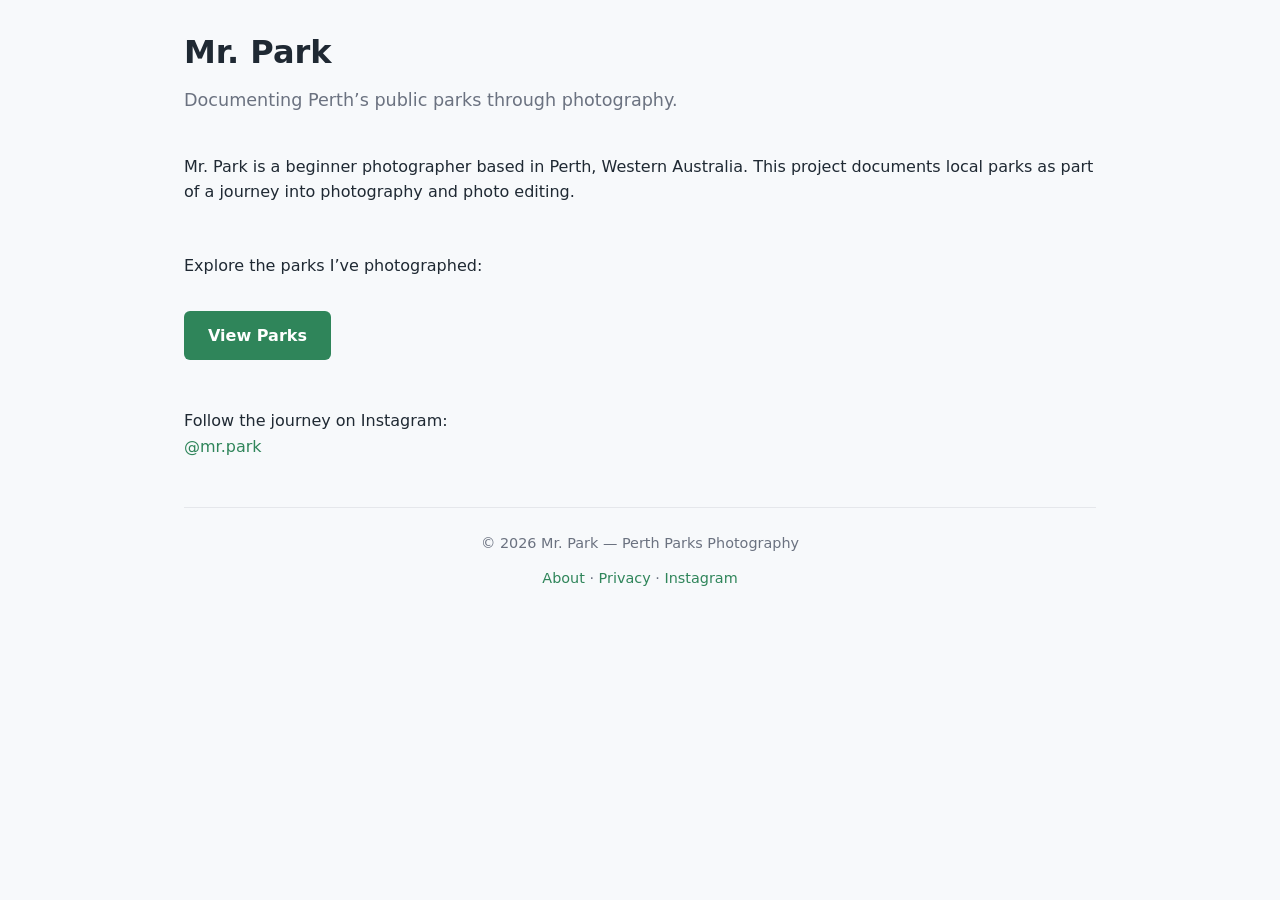
<file: index.html>
<!DOCTYPE html>
<html lang="en">
<head>
  <meta charset="UTF-8">
  <title>Mr. Park – Perth Parks Photography Project</title>
  <meta name="viewport" content="width=device-width, initial-scale=1">
  <link rel="stylesheet" href="assets/css/style.css">
</head>
<body>

<div class="container">

<header>
  <h1>Mr. Park</h1>
  <p class="tagline">
    Documenting Perth’s public parks through photography.
  </p>
</header>

<section>
  <p>
    Mr. Park is a beginner photographer based in Perth, Western Australia.
    This project documents local parks as part of a journey into photography
    and photo editing.
  </p>
</section>

<section class="cta">
  <p>Explore the parks I’ve photographed:</p>
  <a href="parks.html" class="btn-primary">View Parks</a>
</section>

<section>
  <p>
    Follow the journey on Instagram:
    <br>
    <a href="https://www.instagram.com/ivisit_park/" target="_blank">
      @mr.park
    </a>
  </p>
</section>

<footer>
  <p>© 2026 Mr. Park — Perth Parks Photography</p>
  <p>
    <a href="about.html">About</a> ·
    <a href="privacy.html">Privacy</a> ·
    <a href="https://www.instagram.com/ivisit_park/" target="_blank">Instagram</a>
  </p>
</footer>

</div>
</body>
</html>
</file>
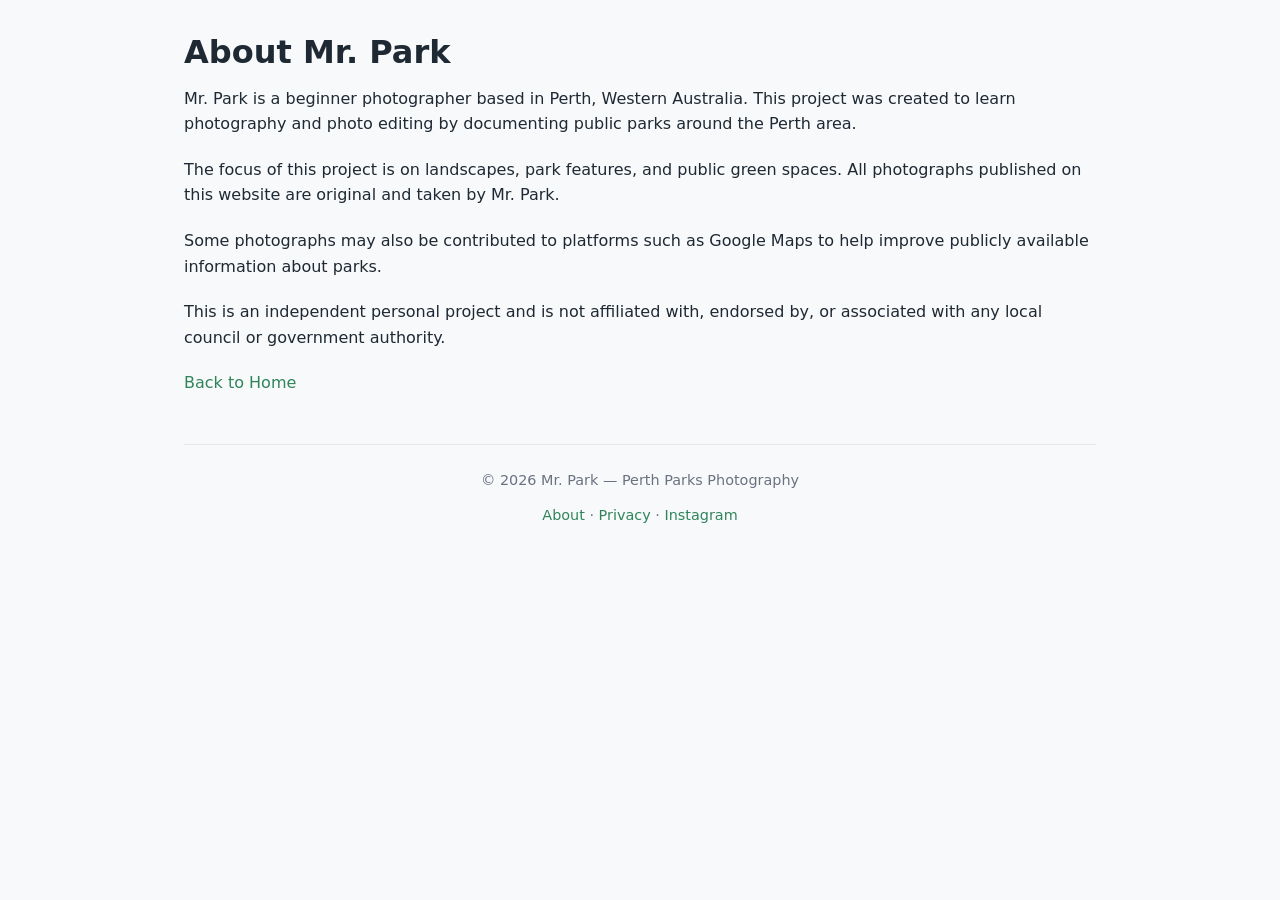
<file: about.html>
<!DOCTYPE html>
<html lang="en">
<head>
  <meta charset="UTF-8">
  <title>About – Mr. Park</title>
  <meta name="viewport" content="width=device-width, initial-scale=1">
  <link rel="stylesheet" href="assets/css/style.css">
</head>
<body>
<div class="container">
<h1>About Mr. Park</h1>

<p>
Mr. Park is a beginner photographer based in Perth, Western Australia.
This project was created to learn photography and photo editing by
documenting public parks around the Perth area.
</p>

<p>
The focus of this project is on landscapes, park features, and public
green spaces. All photographs published on this website are original
and taken by Mr. Park.
</p>

<p>
Some photographs may also be contributed to platforms such as Google Maps
to help improve publicly available information about parks.
</p>

<p>
This is an independent personal project and is not affiliated with,
endorsed by, or associated with any local council or government authority.
</p>

<a href="index.html">Back to Home</a>
  
<footer>
  <p>© 2026 Mr. Park — Perth Parks Photography</p>
  <p>
    <a href="about.html">About</a> ·
    <a href="privacy.html">Privacy</a> ·
    <a href="https://www.instagram.com/ivisit_park/" target="_blank">Instagram</a>
  </p>
</footer>
</div>
</body>
</html>
</file>
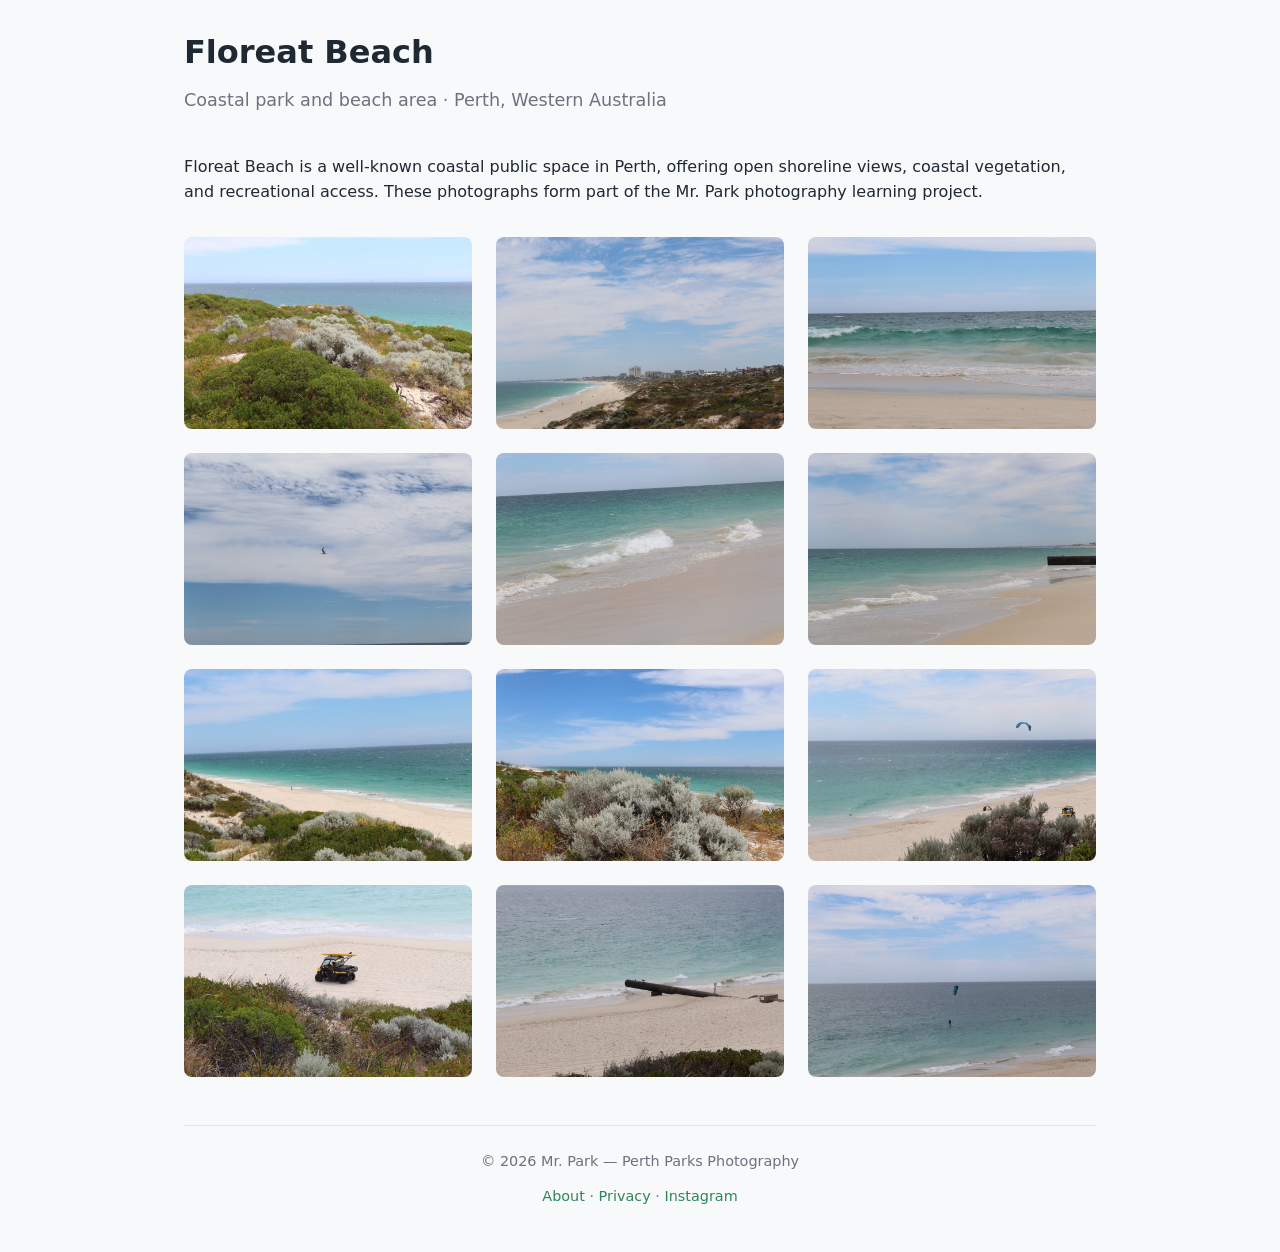
<file: floreat-beach.html>
<!DOCTYPE html>
<html lang="en">
<head>
  <meta charset="UTF-8">
  <title>Floreat Beach – Mr. Park</title>
  <meta name="viewport" content="width=device-width, initial-scale=1">
  <link rel="stylesheet" href="assets/css/style.css">
</head>

<body>
<div class="container">

<header>
  <h1>Floreat Beach</h1>
  <p class="tagline">Coastal park and beach area · Perth, Western Australia</p>
</header>

<p>
Floreat Beach is a well-known coastal public space in Perth, offering open
shoreline views, coastal vegetation, and recreational access. These photographs
form part of the Mr. Park photography learning project.
</p>

<section class="gallery">
  <img src="assets/images/floreat-beach/Floreat-01.JPG" alt="Wide coastal view of Floreat Beach" class="park-image">
  <img src="assets/images/floreat-beach/Floreat-02.JPG" alt="Floreat Beach shoreline and ocean" class="park-image">
  <img src="assets/images/floreat-beach/Floreat-03.JPG" alt="Sand and ocean at Floreat Beach" class="park-image">
  <img src="assets/images/floreat-beach/Floreat-04.JPG" alt="Ocean horizon at Floreat Beach" class="park-image">
  <img src="assets/images/floreat-beach/Floreat-05.JPG" alt="Coastal scenery at Floreat Beach" class="park-image">
  <img src="assets/images/floreat-beach/Floreat-06.JPG" alt="Natural coastal landscape at Floreat Beach" class="park-image">
  <img src="assets/images/floreat-beach/Floreat-07.JPG" alt="Beach horizon view at Floreat Beach" class="park-image">
  <img src="assets/images/floreat-beach/Floreat-08.JPG" alt="Public beach area at Floreat Beach" class="park-image">
  <img src="assets/images/floreat-beach/Floreat-09.JPG" alt="Coastal environment at Floreat Beach" class="park-image">
  <img src="assets/images/floreat-beach/Floreat-10.JPG" alt="Beachscape view of Floreat Beach" class="park-image">
  <img src="assets/images/floreat-beach/Floreat-11.JPG" alt="Shoreline detail at Floreat Beach" class="park-image">
  <img src="assets/images/floreat-beach/Floreat-12.JPG" alt="Coastal detail at Floreat Beach" class="park-image">
</section>

<footer>
  <p>© 2026 Mr. Park — Perth Parks Photography</p>
  <p>
    <a href="about.html">About</a> ·
    <a href="privacy.html">Privacy</a> ·
    <a href="https://www.instagram.com/ivisit_park/" target="_blank" rel="noopener">Instagram</a>
  </p>
</footer>

</div>
</body>
</html>
</file>
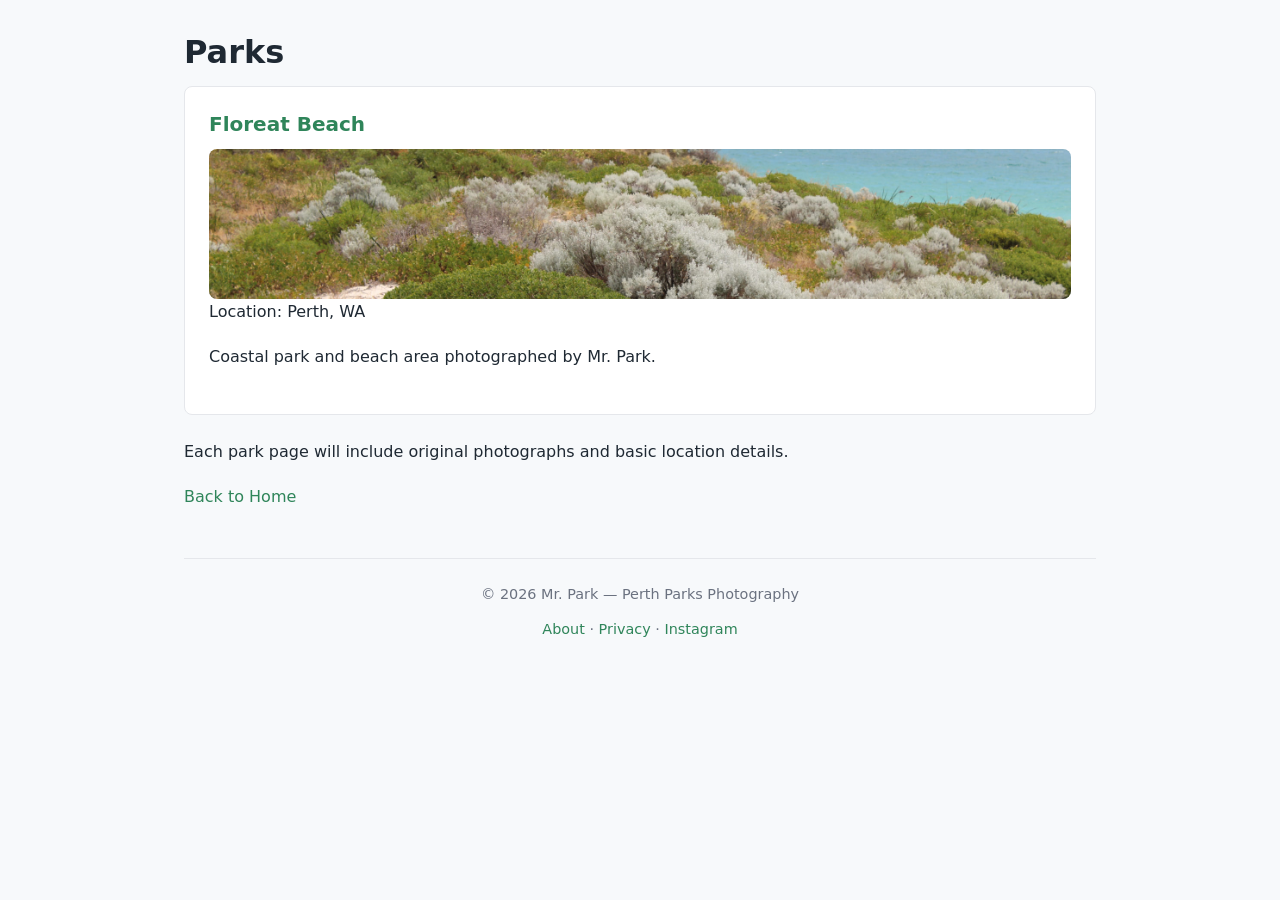
<file: parks.html>
<!DOCTYPE html>
<html lang="en">
<head>
  <meta charset="UTF-8">
  <title>Parks – Mr. Park</title>
  <link rel="stylesheet" href="assets/css/style.css">
</head>
<body>
<div class="container">
<h1>Parks</h1>

<div class="park-card">
  <h2>
    <a href="floreat-beach.html">Floreat Beach</a>
  </h2>
  <img src="assets/images/floreat-beach/Floreat-01.JPG" alt="Floreat Beach" class="park-image" style="max-height:150px;">
  <p>Location: Perth, WA</p>
  <p>Coastal park and beach area photographed by Mr. Park.</p>
</div>


<p>
Each park page will include original photographs and basic location details.
</p>

<a href="index.html">Back to Home</a>

<footer>
  <p>© 2026 Mr. Park — Perth Parks Photography</p>
  <p>
    <a href="about.html">About</a> ·
    <a href="privacy.html">Privacy</a> ·
    <a href="https://www.instagram.com/ivisit_park/" target="_blank">Instagram</a>
  </p>
</footer>
</div>
</body>
</html>
</file>
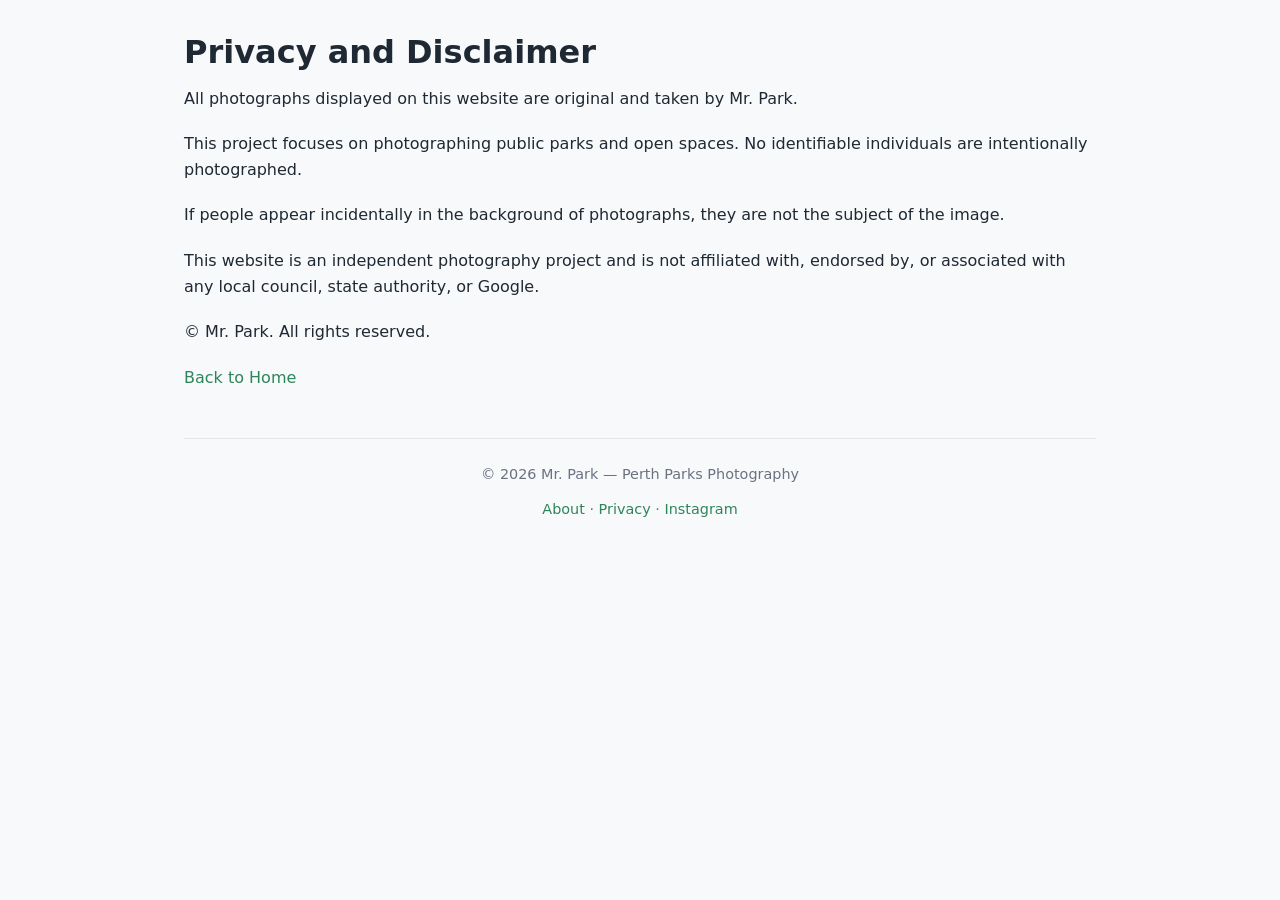
<file: privacy.html>
<!DOCTYPE html>
<html lang="en">
<head>
  <meta charset="UTF-8">
  <title>Privacy & Disclaimer – Mr. Park</title>
  <meta name="viewport" content="width=device-width, initial-scale=1">
  <link rel="stylesheet" href="assets/css/style.css">
</head>
<body>
<div class="container">
<h1>Privacy and Disclaimer</h1>

<p>
All photographs displayed on this website are original and taken by Mr. Park.
</p>

<p>
This project focuses on photographing public parks and open spaces.
No identifiable individuals are intentionally photographed.
</p>

<p>
If people appear incidentally in the background of photographs,
they are not the subject of the image.
</p>

<p>
This website is an independent photography project and is not affiliated with,
endorsed by, or associated with any local council, state authority, or Google.
</p>

<p>
© Mr. Park. All rights reserved.
</p>

<a href="index.html">Back to Home</a>

<footer>
  <p>© 2026 Mr. Park — Perth Parks Photography</p>
  <p>
    <a href="about.html">About</a> ·
    <a href="privacy.html">Privacy</a> ·
    <a href="https://www.instagram.com/ivisit_park/" target="_blank">Instagram</a>
  </p>
</footer>
</div>
</body>
</html>
</file>
<file: assets/css/style.css>
/* ===== Global Reset ===== */
*,
*::before,
*::after {
  box-sizing: border-box;
  margin: 0;
  padding: 0;
}

/* ===== Colour Variables ===== */
:root {
  --bg-main: #f7f9fb;
  --bg-card: #ffffff;
  --text-main: #1f2933;
  --text-muted: #6b7280;
  --accent: #2f855a;
  --border-light: #e5e7eb;
}

/* ===== Base Styles ===== */
body {
  font-family: system-ui, -apple-system, BlinkMacSystemFont, "Segoe UI",
    Roboto, Ubuntu, "Helvetica Neue", Arial, sans-serif;
  background-color: var(--bg-main);
  color: var(--text-main);
  line-height: 1.6;
  font-size: 16px;
}

/* ===== Layout Container ===== */
.container {
  max-width: 960px;
  margin: 0 auto;
  padding: 2rem 1.5rem;
}

/* ===== Typography ===== */
h1,
h2 {
  line-height: 1.3;
  margin-bottom: 0.75rem;
}

h1 {
  font-size: 2rem;
}

h2 {
  font-size: 1.25rem;
}

p {
  margin-bottom: 1.25rem;
}

/* ===== Header ===== */
header {
  margin-bottom: 2.5rem;
}

.tagline {
  color: var(--text-muted);
  font-size: 1.1rem;
}

/* ===== Links ===== */
a {
  color: var(--accent);
  text-decoration: none;
}

a:hover,
a:focus {
  text-decoration: underline;
}

/* ===== Park Cards ===== */
.park-card {
  background: var(--bg-card);
  border: 1px solid var(--border-light);
  border-radius: 8px;
  padding: 1.5rem;
  margin-bottom: 1.5rem;
}

/* ===== Image Gallery ===== */
.gallery {
  display: grid;
  grid-template-columns: repeat(auto-fit, minmax(260px, 1fr));
  gap: 1.5rem;
  margin-top: 2rem;
  margin-bottom: 3rem;
}

.park-image {
  width: 100%;
  height: auto;
  max-height: 450px;
  object-fit: cover;
  border-radius: 8px;
  display: block;
}

/* ===== Footer ===== */
footer {
  margin-top: 3rem;
  padding-top: 1.5rem;
  border-top: 1px solid var(--border-light);
  text-align: center;
  font-size: 0.9rem;
  color: var(--text-muted);
}

footer p {
  margin-bottom: 0.75rem;
}

/* ===== Call to Action ===== */
.cta {
  margin: 3rem 0;
}

.btn-primary {
  display: inline-block;
  margin-top: 12px;
  padding: 12px 24px;
  background-color: var(--accent);
  color: #ffffff;
  border-radius: 6px;
  font-weight: 600;
  text-decoration: none;
}

.btn-primary:hover,
.btn-primary:focus {
  opacity: 0.9;
  text-decoration: none;
}
/* ===== Mobile Refinements ===== */
@media (max-width: 600px) {
  .container {
    padding: 20px 16px;
  }

  h1 {
    font-size: 1.75rem;
  }

  .tagline {
    font-size: 1rem;
  }

  section {
    margin-bottom: 2rem;
  }

  footer {
    margin-top: 3rem;
  }
}

/* ===== Content Rhythm ===== */
section {
  margin-bottom: 2.5rem;
}

p {
  margin-bottom: 1.25rem;
}
</file>
